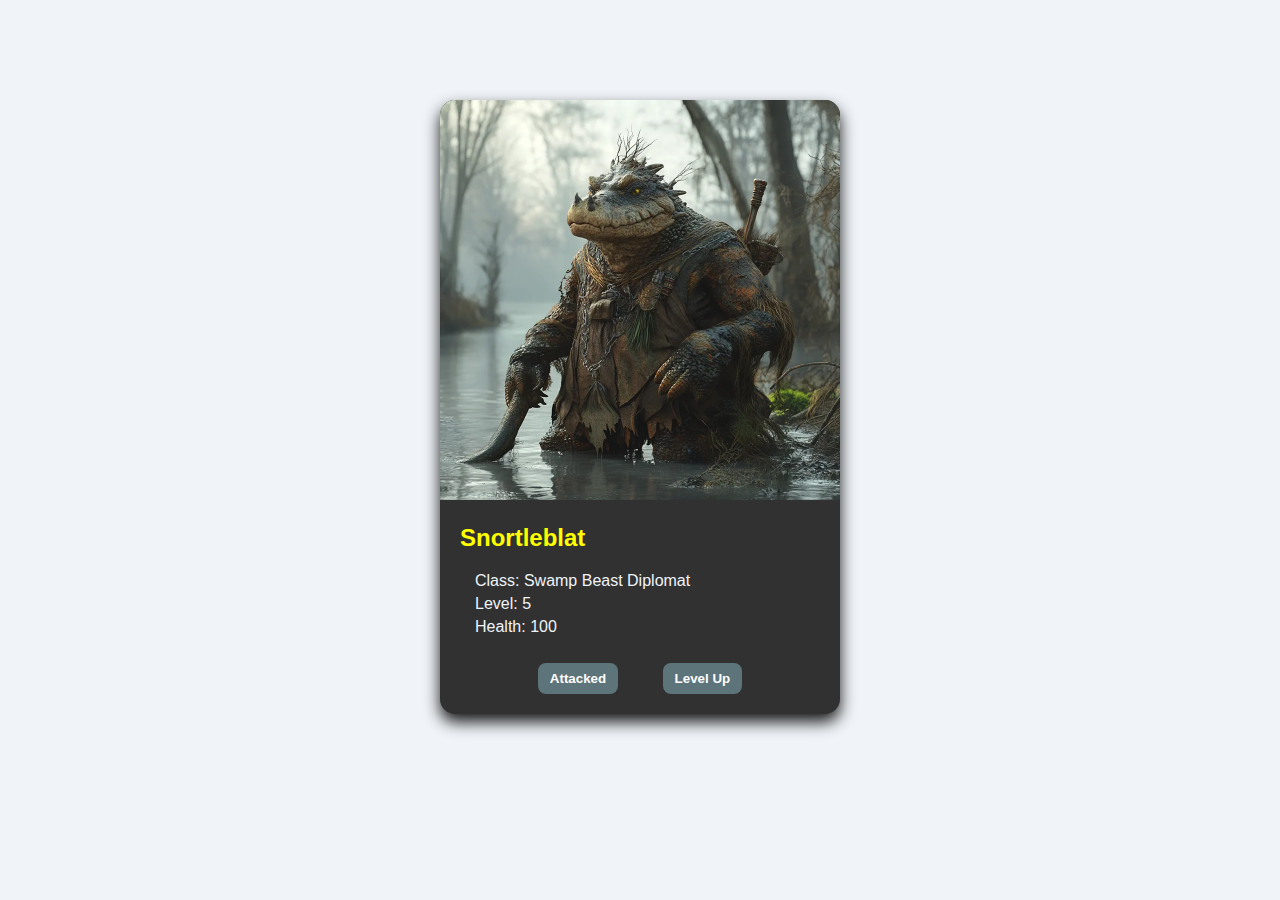
<file: charactercard/index.html>
<!DOCTYPE html>
<html lang="en">
<head>
  <meta charset="UTF-8">
  <title>Character Card</title>
  <link href="https://fonts.googleapis.com/css2?family=Cinzel:wght@700&family=Palatino+Linotype&display=swap" rel="stylesheet">
    <link rel="stylesheet" href="style.css">
    <script src="charactercard.js" defer></script>
</head>
<body>

<div class="card" id="characterCard">
  <img id="charImage" src="monster.webp">
  <div class="name-bar">
    <h2 id="charName">Snortleblat</h2>
  </div>
  <div class="stats">
    <p><span class="label">Class:</span> <span id="charClass">Swamp Beast Diplomat</span></p>
    <p><span class="label">Level:</span> <span id="charLevel">5</span></p>
    <p><span class="label">Health:</span> <span id="charHealth">100</span></p>
  </div>
  <div class="health-bar-container">
    <div class="health-bar" id="healthBar" style="width: 100%"></div>
  </div>
  <div class="message" id="message"></div>
  <div class="buttons">
    <button onclick="character.attacked()">Attacked</button>
    <button onclick="character.levelUp()">Level Up</button>
  </div>
</div>
</file>
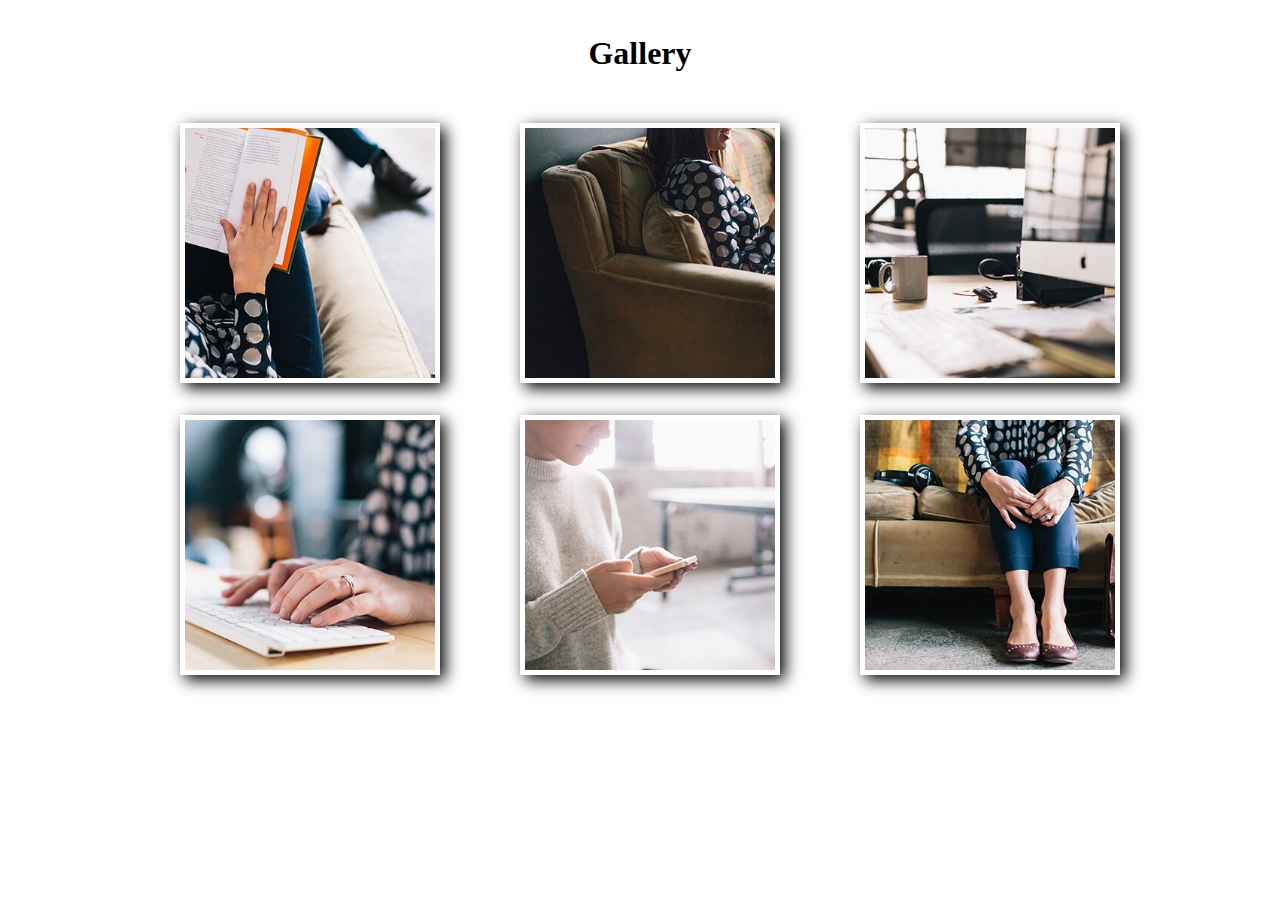
<file: gallery/index.html>
<!DOCTYPE html>
<html lang="en">
<head>
    <meta charset="UTF-8">
    <meta name="viewport" content="width=device-width, initial-scale=1.0">
    <title>Document</title>
    <link rel="stylesheet" href="style.css">
    <script src="gallery.js" defer></script>
</head>
<body>
    <h1>Gallery</h1>
    <section class="gallery">
        <figure>  
            <img src="images/book-sm.jpg" alt="person reading a book">
        </figure>
        <figure>  
            <img src="images/couch-sm.jpg" alt="person sitting on a couch with a phone">
        </figure>
        <figure>  
            <img src="images/desk-sm.jpg" alt="a work desktop">
        </figure>
        <figure>  
            <img src="images/keyboard-sm.jpg" alt="person typing on a keyboard">
        </figure>
        <figure>  
            <img src="images/phone-sm.jpg" alt="person looking at a phone">
        </figure>
        <figure>  
            <img src="images/sit-sm.jpg" alt="person sitting on a couch">
        </figure>
    </section>
<dialog>
    <img>
    <button class="close-viewer">X</button>
</dialog>
          
</body>
</html>
</file>
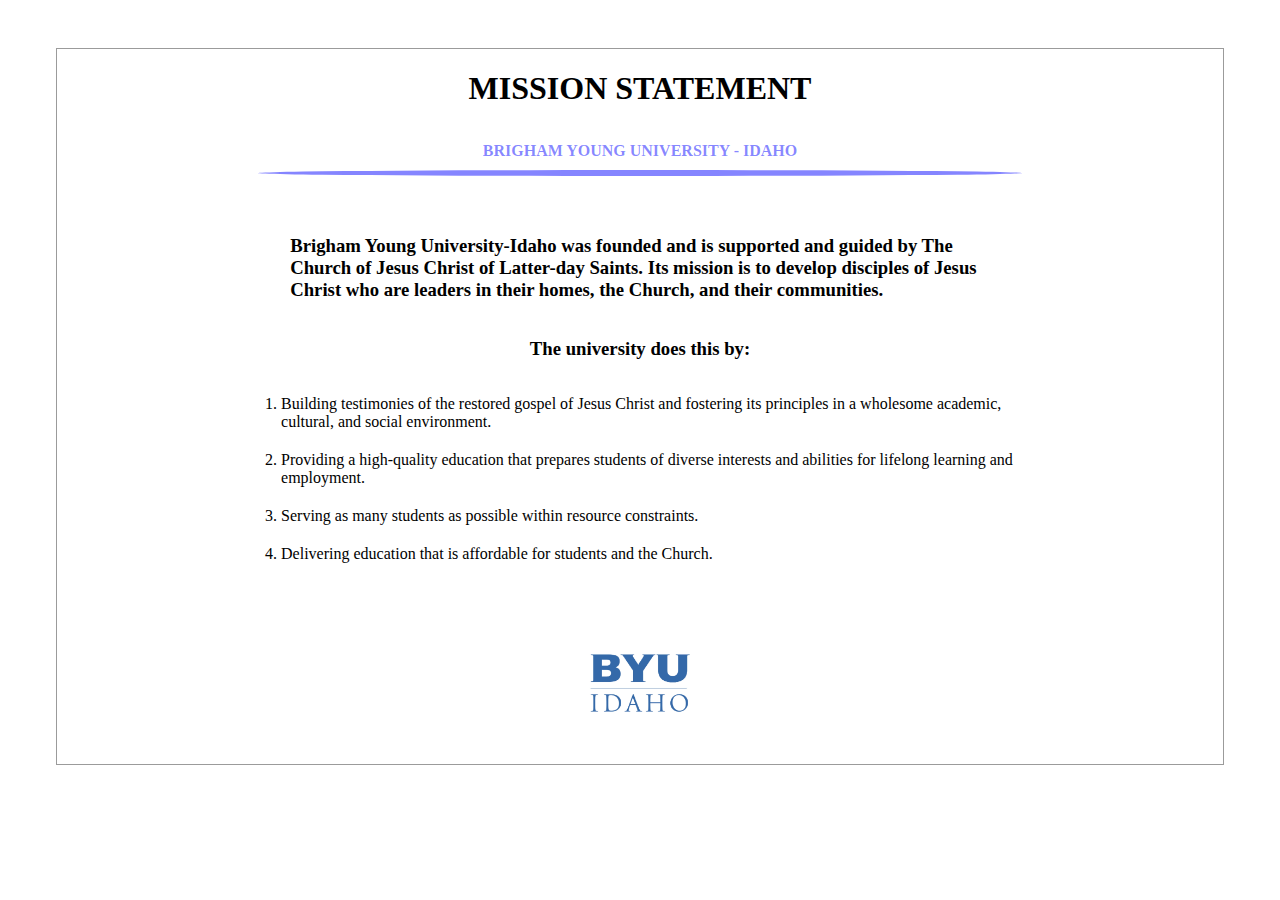
<file: mission/index.html>
<!DOCTYPE html>
<html lang="en">
<head>
  <meta charset="UTF-8">
  <meta name="viewport" content="width=device-width, initial-scale=1.0">
  <meta name="description" content="A description of the mission activity page content.">
  <meta name="author" content="Jared Garcia Orozco">
  <title>Document</title>
  <link rel="stylesheet" href="styles.css">
</head>
<body>
    <main>
      <h1>MISSION STATEMENT</h1>
      <h2>BRIGHAM YOUNG UNIVERSITY - IDAHO</h2>
      <div class="divisor-line"></div>
      <div class="mission-statement">
        <h3>Brigham Young University-Idaho was founded and is supported and guided by The Church of Jesus Christ of Latter-day Saints. Its mission is to develop disciples of Jesus Christ who are leaders in their homes, the Church, and their communities.</h3>
      </div>
      <h3>The university does this by:</h3>
      <Ul>
        <li>Building testimonies of the restored gospel of Jesus Christ and fostering its principles in a wholesome academic, cultural, and social environment.</li>
        <li>Providing a high-quality education that prepares students of diverse interests and abilities for lifelong learning and employment.</li>
        <li>Serving as many students as possible within resource constraints.</li>
        <li>Delivering education that is affordable for students and the Church.</li>
      </Ul>
      <img src="byui-logo.webp" alt="BYU-Idaho logo">
    </main>
</body>
</html>
</file>
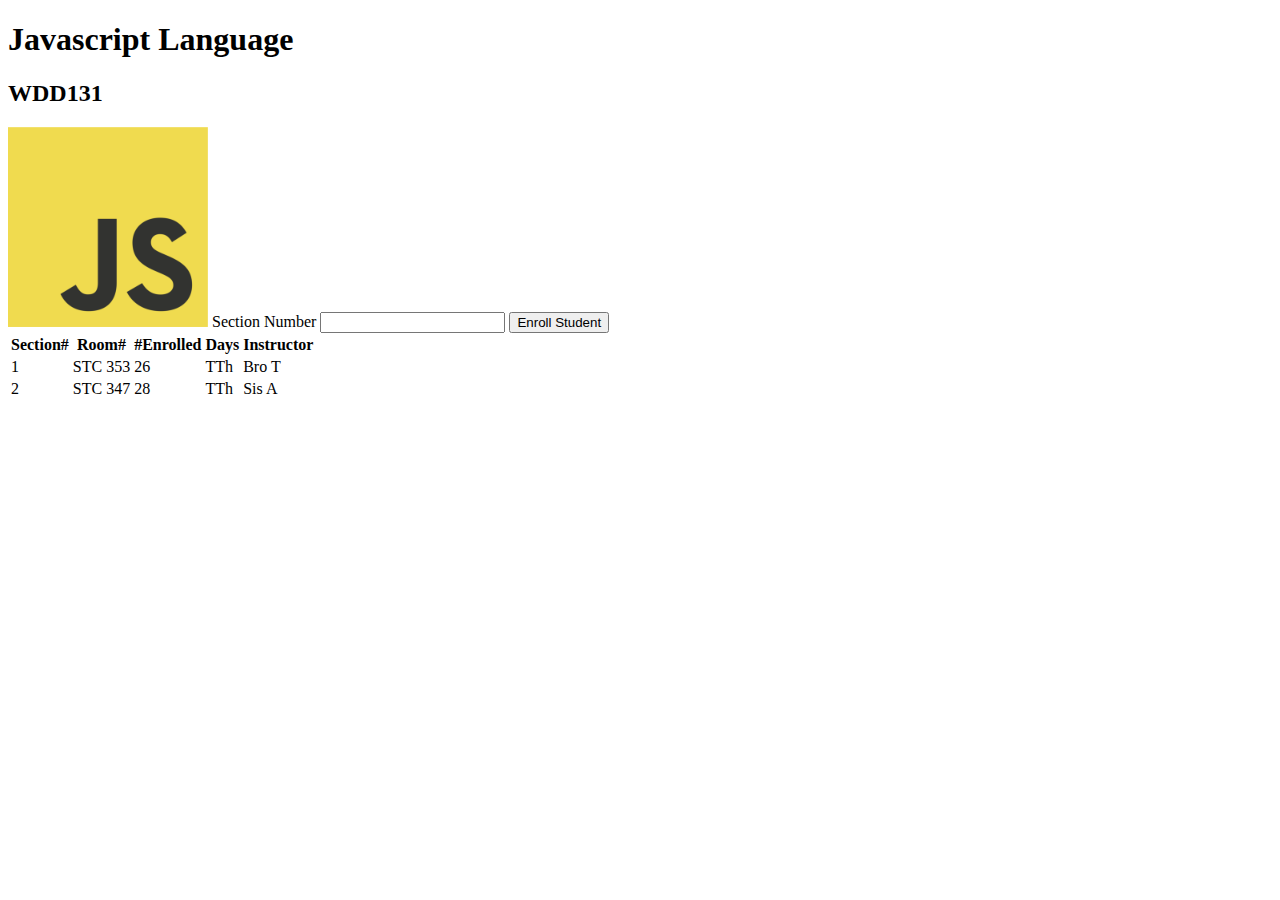
<file: objects/index.html>
<!DOCTYPE html>
<html lang="en">
<head>
    <meta charset="UTF-8">
    <meta name="viewport" content="width=device-width, initial-scale=1.0">
    <title>Document</title>
    <script src="objects.js" defer></script>
</head>
<body>
    
    <h1 id="courseName"></h1>
    <h2 id="courseCode"></h2>
    <img>
    <label for="sectionNumber">Section Number</label>
    <input id="sectionNumber" />
    <button id="enrollStudent">Enroll Student</button>
    <table>
    <thead>
        <tr>
        <th>Section#</th>
        <th>Room#</th>
        <th>#Enrolled</th>
        <th>Days</th>
        <th>Instructor</th>
        </tr>
    </thead>
    <tbody id="sections"></tbody>
    </table>
          
</body>
</html>
</file>
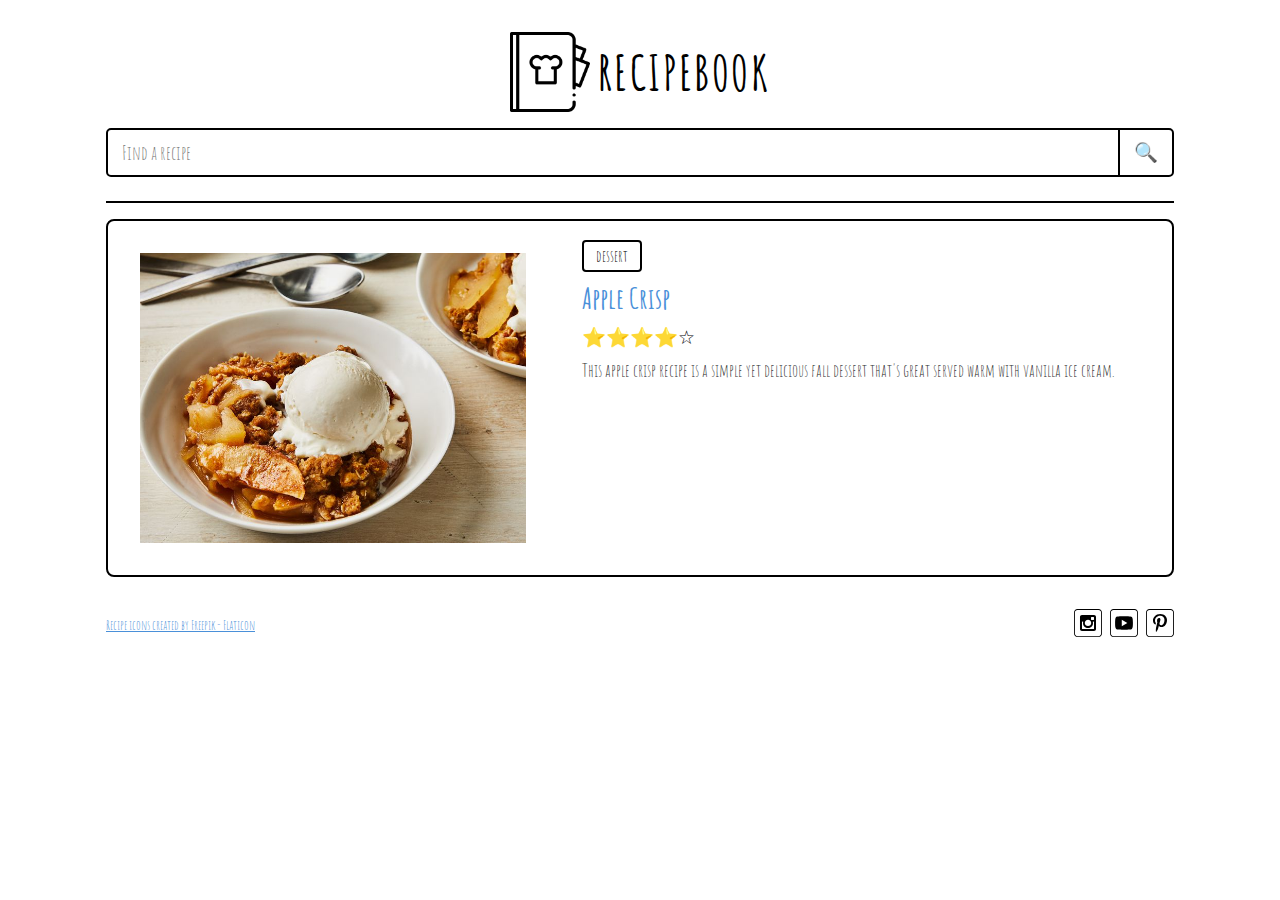
<file: recipes/index.html>
<!DOCTYPE html>
<html lang="en">
<head>
    <meta charset="UTF-8">
    <meta name="viewport" content="width=device-width, initial-scale=1.0">
    <title>Recipes</title>
    <script src="recipes.js" defer></script>
    <link rel="stylesheet" href="style.css">

    <!-- Open Graph (Facebook, LinkedIn, etc.) -->
    <meta property="og:type" content="website">
    <meta property="og:title" content="Your Title">
    <meta property="og:description" content="Your Description">
    <meta property="og:url" content="Your URL">
    <meta property="og:image" content="social-preview-image.png">

    <!-- X Card -->
    <meta name="twitter:card" content="Social Preview Image">
    <meta name="twitter:title" content="Your Title">
    <meta name="twitter:description" content="Your Description">
    <meta name="twitter:image" content="social-preview-image.png">

    <!-- One favicon (ICO works everywhere) -->
    <link rel="icon" href="/favicon.ico">

    <!-- One Apple Touch Icon (iOS home screen) -->
    <link rel="apple-touch-icon" href="images/apple-touch-icon.png">
                    
</head>
<body>
    <header>
        <div class="logo-container">
            <img src="images/recipe-book.png" alt="Logo of the recipe book website. The logo is a recipe book">
            <h1>RecipeBook</h1>
        </div>

        <search class="search-container">
            <form>
                <input type="search" placeholder="Find a recipe">
                <button type="submit">🔍</button>
            </form>
        </search>
    </header>

    <hr>
    <main>
        <section>
            <article class="recipe-box">
                <img src="images/apple-crisp.jpg" alt="Apple crisp with ice cream in a bowl">
                
                <div class="recipe-info">
                    <button type="button">dessert</button>

                    <h2>Apple Crisp</h2>

                    <div class="rating" role="img" aria-label="Rating: 4 out of 5 stars">
                        <span aria-hidden="true">⭐⭐⭐⭐☆</span>
                    </div>

                    <p>This apple crisp recipe is a simple yet delicious fall dessert that's great served warm with vanilla ice cream.</p>
                </div>
        </section>
    </main>

    <footer>
        <a href="https://www.flaticon.com/free-icons/recipe" title="recipe icons">Recipe icons created by Freepik - Flaticon</a>       
        

        <div class="social">
        <!-- Social media icons provided under CC from https://www.iconfinder.com/AlfredoCreates  -->
        <a href="#"><img src="images/instagram_icon.svg" alt="instagram icon"></a>
        <a href="#"><img src="images/youtube_icon.svg" alt="youtube icon"></a>
        <a href="#"><img src="images/pinterest_icon.svg" alt="pinterest icon"></a>
        </div>                  
                
    </footer>
</body>
</html>
</file>
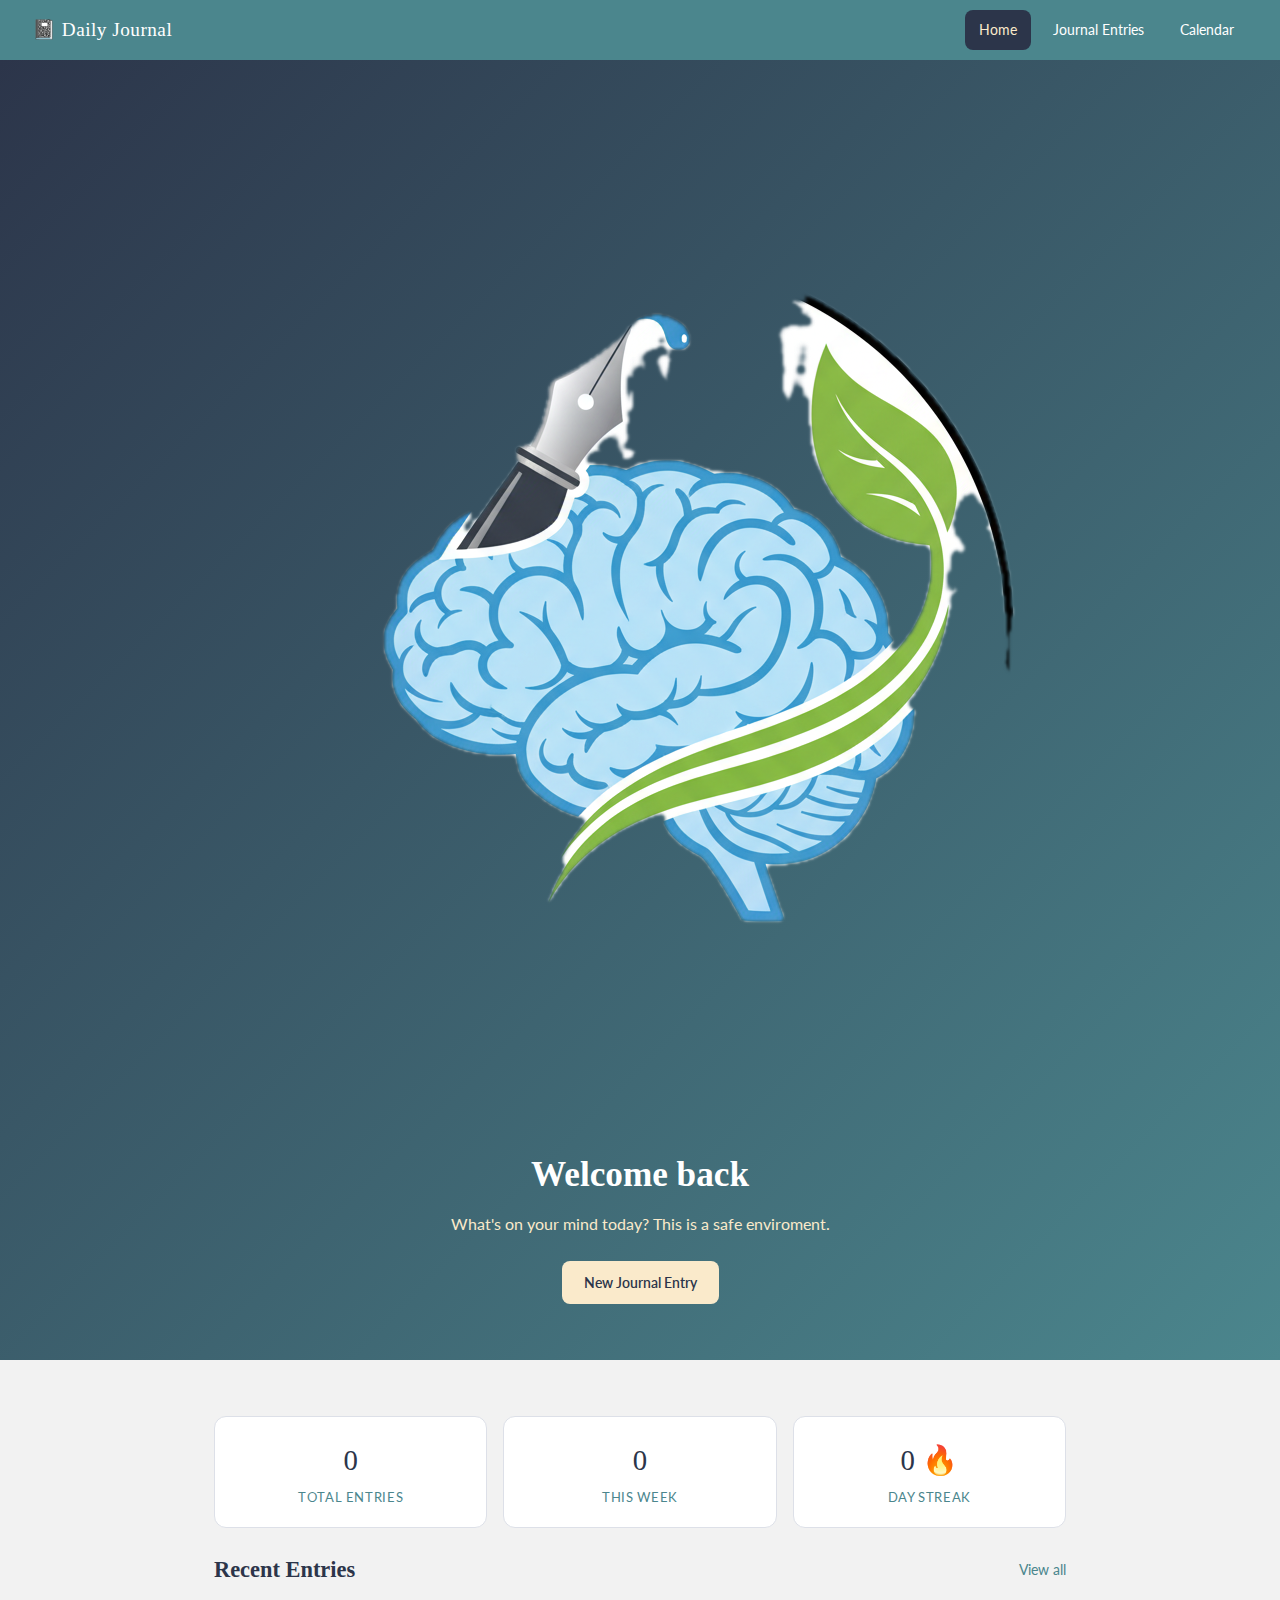
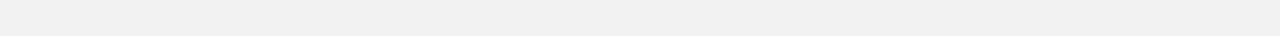
<file: daily-journal/journal/index.html>
<!DOCTYPE html>
<html lang="en">
<head>
    <meta charset="UTF-8">
    <meta name="viewport" content="width=device-width, initial-scale=1.0">
    <title>Journal</title>
    <link rel="stylesheet" href="css/style.css">
</head>
<body>
    <nav>
        <span class="nav-logo">📓 Daily Journal</span>
        <div class="nav-links">
            <a href="index.html" class="active">Home</a>
            <a href="entries.html">Journal Entries</a>
            <a href="entry-form.html">Calendar</a>
        </div>
    </nav>

    <!-- Hero -->
     <section class="hero">
        <img class="hero-img" src="images/logo.png" alt="logo">
        <h1>Welcome back</h1>
        <p>What's on your mind today? This is a safe enviroment.</p>
        <a href="entry-form.html" class="btn btn-accent"> New Journal Entry</a>
     </section>
    
     <!-- Stats -->
    <div class="container">
        <div class="stats-row">
            <div class="stat-card">
                <span class="stat-value" id="streak">0</span>
                <span class="stat-label">Total Entries</span>
            </div>
            <div class="stat-card">
                <span class="stat-value" id="this-week">0</span>
                <span class="stat-label">This Week</span>
            </div>
            <div class="stat-card">
                <span class="stat-value" id="streak">0 🔥</span>
                <span class="stat-label">Day Streak</span>
            </div>
        </div>

        <!-- Recent Entries -->
        <div class="section-header">
            <h2>Recent Entries</h2>
            <a href="entries.html">View all </a>
        </div>

        <div id="recent-entries-list">
            <!-- Filled by home.js -->
        </div>
    </div>

    <script src="js/data.js"></script>
    <script src="js/home.js"></script>
</body>
</html>
</file>
<file: charactercard/style.css>
body {
    font-family: Palatino Linotype, sans-serif;
    background: #f0f4f8;
  }

  h2{
    color: yellow;
    margin-left: 20px;
  }

  .card {
    background: #313131;
    border-radius: 15px;
    box-shadow: 0 8px 16px rgba(0,0,0,0.9);
    width: 400px; 
    margin: 100px auto;
  }

  img{
    width: 100%;
    border-radius: 15px 15px 0 0;
    }

  .name {
    font-size: 1.5em;
    font-weight: bold;
    margin: -4px 0 20px 0;
    color: white;
    padding: 15px 0 15px 35px;
    background-color: #5d747b;
  }

  .stats {
    margin: 10px 15px 7px 35px;
    text-align: left;
  }

  .stats p {
    margin: 5px 0;
    color: #f0f4f8;
  }

  .buttons {
    text-align: center;
  }

  button {
    padding: 8px 12px;
    margin: 20px;
    border: none;
    border-radius: 8px;
    background-color: #5d747b;
    color: white;
    font-weight: bold;
    cursor: pointer;
    transition: background-color 0.5s ease;
  }

  button:hover {
    background-color: #58605a;
  }
</file>
<file: gallery/style.css>
h1 {
    text-align: center;
    margin: 35px 0;
}
.gallery {
    max-width: 1000px;
    margin: 0 auto;
}
figure img {
    width: 250px;
    height: 250px;
    object-fit: cover;
    padding: 5px;
    background-color: white;
    box-shadow: 5px 5px 15px black;
    display: block;
    margin: 0 auto;
}
/* modal */

dialog img {
    width: 90%;
    display: block;
    margin: 20vh auto;
}
dialog {
    width: 100%;
    height: 100%;
    background-color: rgba(0,0,0,.75);
}
.close-viewer {
    position: absolute;
    top: 10vh;
    right: 2vh;
    padding: 3px 6px;
    font-size: 1.5em;
    /* color: white; */
    border-radius: 25%;
    background-color: ;
}

@media screen and (min-width: 700px) {
    .gallery {
        display: grid;
        grid-template-columns: 1fr 1fr;
    }
}
@media screen and (min-width: 1000px) {
    .gallery {
        grid-template-columns: 1fr 1fr 1fr;
    }
    dialog img {
        width: 60%;
        margin: 15vh auto;
    }
    .close-viewer {
        position: absolute;
        right: 15vh;
    }
    .viewer {
        margin: 50px;
        padding: 50px;
    }
    .viewer img {
        max-width: 800px;
    }
}
</file>
<file: mission/styles.css>
main{
    display: flex;
    align-items: center;
    flex-direction: column;
    margin: 3rem;
    /* width: 70%; */
    border: solid rgba(0, 0, 0, 0.393) 1px;
}
h1{
    font-family: "Times New Roman",Times, serif;
}

h2{
    margin-bottom: 0;
    font-size: 1rem;
    color: rgba(0, 0, 255, 0.479);
}

.divisor-line{
    width: 65%;
    border: solid rgba(0, 0, 255, 0.479);
    margin: 10px 0;
    border-radius: 50%;
    margin-bottom: 2.5rem;
}

.mission-statement{
    width: 60%;
}

ul{
    width: 65%;
}

ul, li{
    list-style-type: decimal;
    margin-bottom: 20px;
    
}

img{
    margin-top: 3rem;
    width: 10%;
    margin-bottom: 3rem;
}

.dark-mode{
    background-color: rgb(54, 53, 53);
}

.Light-mode{
    background-color: white;
}
</file>
<file: daily-journal/journal/css/style.css>
@import url("https://fonts.googleapis.com/css?family=IM+Fell+French+Canon+SC|Lato");

/* === TOKENS === */
:root {
  --primary-dark-blue: #2c354a;
  --primary-teal: #4b868d;
  --accent-cream: #faeacb;
  --bg-light-gray: #f2f2f2;
  --text-main: #333333;
  --text-white: #ffffff;
  --ai-insight-gold: #d4a373;

  --heading-font: "IM Fell French Canon SC", serif;
  --paragraph-font: Lato, Helvetica, sans-serif;

  --radius: 12px;
  --radius-sm: 8px;
  --shadow: 0 2px 12px rgba(0,0,0,0.08);
  --border: #dde0e8;
}

/* === RESET === */
*, *::before, *::after { box-sizing: border-box; margin: 0; padding: 0; }
body {
  font-family: var(--paragraph-font);
  background-color: var(--bg-light-gray);
  color: var(--text-main);
  line-height: 1.6;
  min-height: 100vh;
}
a { text-decoration: none; color: inherit; }

/* === NAV === */
nav {
  background-color: var(--primary-teal);
  display: flex;
  align-items: center;
  justify-content: space-between;
  padding: 0 2rem;
  height: 60px;
  position: sticky;
  top: 0;
  z-index: 100;
}
.nav-logo {
  font-family: var(--heading-font);
  font-size: 1.2rem;
  color: var(--text-white);
  letter-spacing: 0.5px;
}

.nav-logo img{
    width: 10px;
}

.nav-links { display: flex; gap: 0.5rem; }
.nav-links a {
  font-family: var(--paragraph-font);
  font-size: 0.9rem;
  color: var(--text-white);
  padding: 8px 14px;
  border-radius: var(--radius-sm);
  transition: background-color 0.2s, color 0.2s;
}
.nav-links a:hover,
.nav-links a.active {
  background-color: var(--primary-dark-blue);
  color: var(--accent-cream);
}

/* === LAYOUT === */
.container { max-width: 900px; margin: 0 auto; padding: 2rem 1.5rem; }

/* === HERO === */
.hero {
  background: linear-gradient(135deg, var(--primary-dark-blue), var(--primary-teal));
  color: var(--text-white);
  text-align: center;
  padding: 3.5rem 1.5rem;
}
.hero h1 {
  font-family: var(--heading-font);
  font-size: 2.2rem;
  color: var(--text-white);
  margin-bottom: 0.5rem;
}
.hero p {
  font-family: var(--paragraph-font);
  color: var(--accent-cream);
  font-size: 1rem;
  margin-bottom: 1.5rem;
}

/* === BUTTONS === */
.btn {
  display: inline-flex;
  align-items: center;
  gap: 6px;
  padding: 10px 22px;
  border-radius: var(--radius-sm);
  font-family: var(--paragraph-font);
  font-size: 0.9rem;
  font-weight: 600;
  cursor: pointer;
  border: none;
  transition: all 0.2s;
}
.btn-primary {
  background: var(--primary-teal);
  color: var(--text-white);
}
.btn-primary:hover { background: var(--primary-dark-blue); }

.btn-accent {
  background: var(--accent-cream);
  color: var(--primary-dark-blue);
}
.btn-accent:hover { background: var(--ai-insight-gold); }

.btn-outline {
  background: transparent;
  border: 1.5px solid var(--border);
  color: var(--text-main);
}
.btn-outline:hover {
  border-color: var(--primary-teal);
  color: var(--primary-teal);
}

/* === STATS ROW === */
.stats-row {
  display: grid;
  grid-template-columns: repeat(3, 1fr);
  gap: 1rem;
  margin: 1.5rem 0;
}
.stat-card {
  background: var(--text-white);
  border-radius: var(--radius);
  border: 1px solid var(--border);
  padding: 1.25rem;
  text-align: center;
  display: flex;
  flex-direction: column;
  gap: 4px;
}
.stat-value {
  font-family: var(--heading-font);
  font-size: 1.8rem;
  color: var(--primary-dark-blue);
}
.stat-label {
  font-size: 0.8rem;
  color: var(--primary-teal);
  text-transform: uppercase;
  letter-spacing: 0.05em;
}

/* === SECTION HEADER === */
.section-header {
  display: flex;
  align-items: center;
  justify-content: space-between;
  margin: 1.5rem 0 1rem;
}
.section-header h2 {
  font-family: var(--heading-font);
  font-size: 1.4rem;
  color: var(--primary-dark-blue);
}
.section-header a {
  font-size: 0.875rem;
  color: var(--primary-teal);
}
.section-header a:hover { color: var(--primary-dark-blue); }

/* === CARDS === */
.card {
  background: var(--text-white);
  border-radius: var(--radius);
  border: 1px solid var(--border);
  padding: 1.25rem 1.5rem;
  transition: box-shadow 0.2s, transform 0.2s;
}
.card:hover {
  box-shadow: var(--shadow);
  transform: translateY(-1px);
}
.card-title {
  font-family: var(--heading-font);
  font-size: 1.05rem;
  color: var(--primary-dark-blue);
  margin-bottom: 4px;
}
.card-date {
  font-size: 0.8rem;
  color: var(--primary-teal);
  margin-bottom: 6px;
}
.card-preview {
  font-size: 0.875rem;
  color: var(--text-main);
  display: -webkit-box;
  -webkit-line-clamp: 2;
  -webkit-box-orient: vertical;
  overflow: hidden;
}

/* === TAGS === */
.tags { display: flex; flex-wrap: wrap; gap: 5px; margin-top: 10px; }
.tag {
  font-size: 0.75rem;
  padding: 2px 10px;
  border-radius: 20px;
  background: var(--accent-cream);
  color: var(--primary-dark-blue);
  border: 1px solid var(--ai-insight-gold);
}

/* === FILTERS BAR === */
.filters-bar {
  display: flex;
  flex-direction: column;
  gap: 10px;
  margin-bottom: 1rem;
}
.filter-controls {
  display: flex;
  gap: 10px;
}
.filter-controls select {
  padding: 9px 12px;
  border: 1.5px solid var(--border);
  border-radius: var(--radius-sm);
  font-family: var(--paragraph-font);
  font-size: 0.875rem;
  color: var(--text-main);
  background: var(--text-white);
  outline: none;
  cursor: pointer;
  transition: border-color 0.2s;
}
.filter-controls select:focus { border-color: var(--primary-teal); }

/* === SEARCH === */
.search-bar { position: relative; }
.search-bar input {
  width: 100%;
  padding: 10px 14px 10px 38px;
  border: 1.5px solid var(--border);
  border-radius: var(--radius-sm);
  font-family: var(--paragraph-font);
  font-size: 0.9rem;
  outline: none;
  background: var(--text-white);
  transition: border-color 0.2s;
}
.search-bar input:focus { border-color: var(--primary-teal); }
.search-bar .search-icon {
  position: absolute;
  left: 12px;
  top: 50%;
  transform: translateY(-50%);
  font-size: 14px;
}

/* === RESULTS COUNT === */
.results-count {
  font-size: 0.8rem;
  color: var(--primary-teal);
  margin-bottom: 1rem;
  padding: 0;
}

/* === FORM === */
.form-card {
  background: var(--text-white);
  border-radius: var(--radius);
  border: 1px solid var(--border);
  padding: 2rem;
  max-width: 680px;
  margin: 0 auto;
}
.form-card h2 {
  font-family: var(--heading-font);
  color: var(--primary-dark-blue);
  margin-bottom: 1.5rem;
  text-align: left;
}
.form-group { margin-bottom: 1.25rem; }
.form-group label {
  display: block;
  font-size: 0.875rem;
  font-weight: 600;
  color: var(--primary-teal);
  margin-bottom: 6px;
}
.form-group input,
.form-group textarea {
  width: 100%;
  padding: 10px 14px;
  border: 1.5px solid var(--border);
  border-radius: var(--radius-sm);
  font-family: var(--paragraph-font);
  font-size: 0.9rem;
  color: var(--text-main);
  background: var(--bg-light-gray);
  outline: none;
  transition: border-color 0.2s, background 0.2s;
}
.form-group input:focus,
.form-group textarea:focus {
  border-color: var(--primary-teal);
  background: var(--text-white);
}
.form-group textarea { resize: vertical; min-height: 180px; }
.form-hint {
  font-size: 0.78rem;
  color: var(--primary-teal);
  margin-top: 4px;
}
.form-actions {
  display: flex;
  gap: 10px;
  margin-top: 1.5rem;
}

/* === EMPTY STATE === */
.empty-state {
  text-align: center;
  padding: 3rem 1rem;
  color: var(--primary-teal);
}
.empty-state p { font-size: 0.9rem; padding: 0; margin-top: 8px; }
</file>
<file: recipes/style.css>
@import url('https://fonts.googleapis.com/css2?family=Amatic+SC:wght@400;700&display=swap');

/* RESET */
*, *::before, *::after {
    box-sizing: border-box;
    margin: 0;
    padding: 0;
}

body {
    font-family: "Amatic SC", sans-serif;
    max-width: 1100px;
    margin: 0 auto;
    padding: 1rem;
}


header{
    display: flex;
    align-items: stretch;
    flex-direction: column;
    gap: 1rem;
    padding: 1rem 0;
}

/* LOGO and TITLE */

.logo-container {
    display: flex;
    flex-direction: row;
    align-items: center;
    justify-content: center;
    gap: 0.5rem;
}

.logo-container img {
    width: 80px;
}

.logo-container h1 {
    font-size: 3rem;
    font-weight: 700;
    text-transform: uppercase;
    letter-spacing: 0.05em;
}

/* SEARCH BAR */
.search-container {
    display: flex;
    flex-direction: row;
    align-items: center;
    width: 100%;
    border: 2px solid black;
    border-radius: 5px;
    overflow: hidden;
}

.search-container form {
    display: flex;
    flex-direction: row;
    width: 100%;
}

.search-container input {
    flex: 1;
    padding: 10px 14px;
    border: none;
    outline: none;
    font-family: inherit;
    font-size: 1.2rem;
    background: transparent;
}

.search-container button{
    padding: 10px 14px;
    background: transparent;
    border: none;
    cursor: pointer;
    font-size: 1.2rem;
    border-left: solid black 2px;
}

/* DIVIDER */
hr{
    border: none;
    border-top: solid black 2px;
    margin: 0.5rem 0;
}

/* RECIPE BOX */

.recipe-box{
    display: flex;
    flex-direction: column;
    border: 2px solid black;
    border-radius: 8px;
    overflow: hidden;
    margin: 1rem 0;
}

#recipe-container {
    display: flex;
    flex-direction: column;
    gap: 1rem;
    margin: 1rem 0;
}

.recipe-box img{
    width: 100%;
    
    padding: 2rem;
}

.recipe-info {
    display: flex;
    flex-direction: column;
    gap: 0.5rem;
    padding: 1rem;
}

.recipe-box h2 {
    font-size: 1.8rem;
    font-weight: 700;
    color: #4a90d9;
    text-transform: capitalize;
}

.recipe-box button {
    align-self: flex-start;
    padding: 4px 12px;
    border: 2px solid black;
    border-radius: 4px;
    background: white;
    font-family: inherit;
    font-size: 1rem;
    cursor: pointer;
}

.rating {
    font-size: 1.2rem;
}

.recipe-box p {
    font-size: 1.1rem;
    line-height: 1.5;
    color: #333;
}

/* FOOTER */

footer {
    display: flex;
    flex-direction: row;
    justify-content: space-between;
    align-items: center;
    gap: 1rem;
    padding: 1rem 0;
    flex-wrap: wrap;
}

footer a {
    font-size: 0.85rem;
    color: #4a90d9;
    text-decoration: underline;
}

.social {
    display: flex;
    flex-direction: row;
    gap: 0.5rem;
    align-items: center;
}

.social img {
    width: 28px;
    height: 28px;
}

@media (min-width: 640px) {
    .recipe-box {
        flex-direction: row;
    }

    .recipe-box img {
        width: 450px;
        height: auto;
        flex-shrink: 0;
    }

    .recipe-info {
        padding: 1.2rem 1.5rem;
    }
}
</file>
